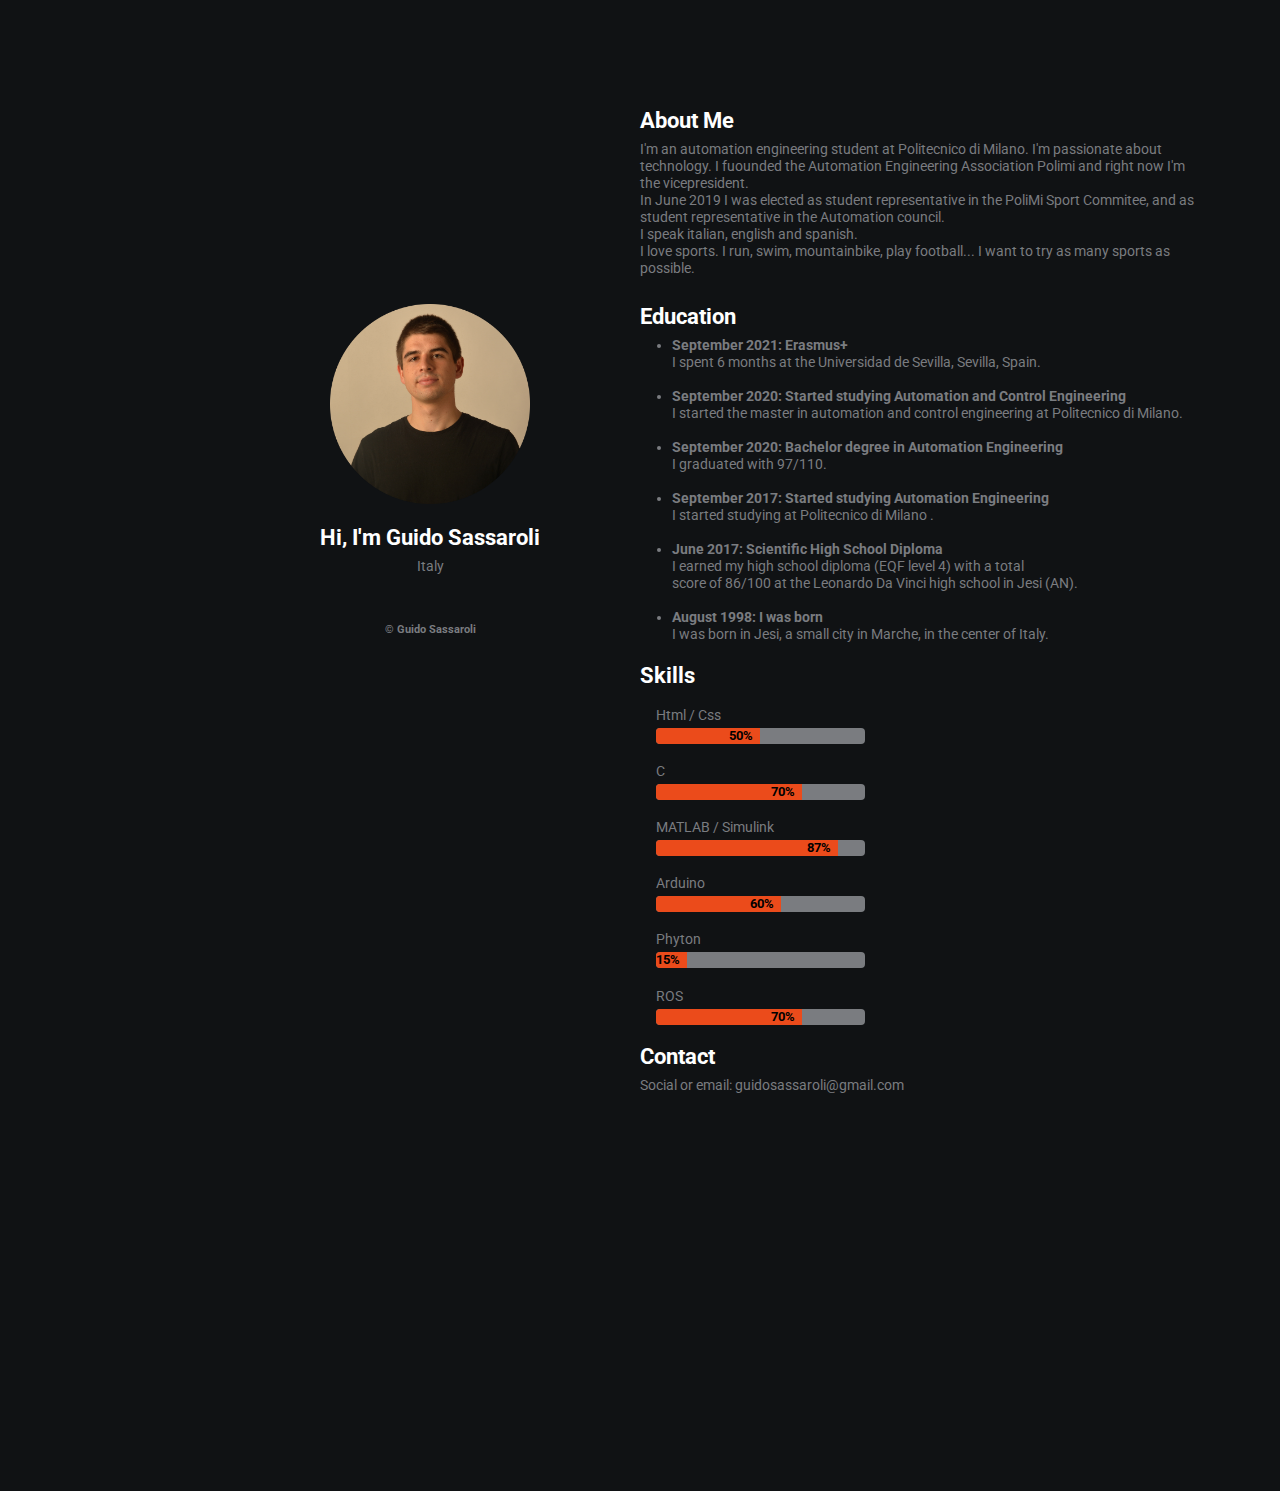
<file: index.html>
<!DOCTYPE html>
<html lang="en, it">

<head>
    <meta charset="UTF-8">
    <meta name="viewport" content="width=device-width, initial-scale=1.0">
    <meta http-equiv="X-UA-Compatible" content="ie=edge">
    <link rel="stylesheet" href="https://use.fontawesome.com/releases/v5.4.1/css/all.css"
        integrity="sha384-5sAR7xN1Nv6T6+dT2mhtzEpVJvfS3NScPQTrOxhwjIuvcA67KV2R5Jz6kr4abQsz" crossorigin="anonymous"> 

    <link rel="stylesheet" href="style.css">
    <title>Guido Sassaroli</title>
</head>

<body>
    <div class="grid-2">
        <div class="section-1">

            <img src="Images/guido.png" width="250" height="250" />
            <h2>Hi, I'm Guido Sassaroli </h1>
            
            <p>Italy</p>
            <a href="https://www.facebook.com/guido.sassaroli/" target="_blank"><i class="fab fa-facebook" aria-hidden="true"></i></a>
            <a href="https://www.linkedin.com/in/guido-sassaroli-778548169/" target="_blank"><i class="fab fa-linkedin" aria-hidden="true"></i></a>
            <a href="https://twitter.com/GuidoSassaroli" target="_blank"><i class="fab fa-twitter" aria-hidden="true"></i></a>
            <a href="https://www.instagram.com/guidosassaroli/?hl=it " target="_blank"><i class="fab fa-instagram" aria-hidden="true"></i></a>
            <br/>
    
            <h5>&copy Guido Sassaroli</h5>

        </div>
        <div class="section-2">
            <h2>About Me</h2>
            
            <p>I'm an automation engineering student at Politecnico di Milano. I'm passionate about technology. I fuounded the Automation Engineering Association 
                Polimi and right now I'm the vicepresident. <br>
               In June 2019 I was elected as student representative in the PoliMi Sport Commitee, and as student representative in the Automation council. <br>
               I speak italian, english and spanish. <br>
                I love sports. I run, swim, mountainbike, play football... I want to try as many sports as possible.  <br> 
               
            </p>
    
            <h2>Education</h2>

            <ul>
                <li><b>September 2021: Erasmus+</b></li>
                I spent 6 months at the Universidad de Sevilla, Sevilla, Spain. 
                
                <br/>
                <br/> 
                
                <li><b>September 2020: Started studying Automation and Control Engineering</b></li>
                I started the master in automation and control engineering at Politecnico di Milano. 
                
                <br/>
                <br/>   

                <li><b>September 2020: Bachelor degree in Automation Engineering</b></li>
                I graduated with 97/110. 
                
                <br/>
                <br/>   
                             
                <li><b>September 2017: Started studying Automation Engineering</b></li>
                I started studying at Politecnico di Milano . 
                
                <br/>
                <br/>   

                <li><b>June 2017: Scientific High School Diploma</b></li>
                I earned my high school diploma (EQF level 4) with a total  <br/>
                score of 86/100 at the Leonardo Da Vinci high school in Jesi (AN).

                <br/>
                <br/>

                <li><b>August 1998: I was born</b></li>
                I was born in Jesi, a small city in Marche, in the center of Italy. 

           
            </ul>

            <!--START my skills-->

            <h2>Skills</h2>

            <div class="my-skills">
                <div class="container">
                    <div class="progress fl-left">
                        <div class="technique">
                            <h4>Html / Css</h4>
                            <div><span style='width:50%'>50%&ensp;</span></div>
                        </div>
                        <div class="technique">
                            <h4>C</h4>
                            <div><span style='width:70%'>70%&ensp;</span></div>
                        </div>
                        <div class="technique">
                            <h4>MATLAB / Simulink</h4>
                            <div><span style='width:87%'>87%&ensp;</span></div>
                        </div>
                        <div class="technique">
                            <h4>Arduino</h4>
                            <div><span style='width:60%'>60%&ensp;</span></div>
                        </div>
                        <div class="technique">
                            <h4>Phyton</h4>
                            <div><span style='width:15%'>15%&ensp;</span></div>
                        </div>
                        <div class="technique">
                            <h4>ROS</h4>
                            <div><span style='width:70%'>70%&ensp;</span></div>
                        </div>
                    </div>
                </div>
            </div>       

            <!--END my skills-->

            <h2>Contact</h2>
            <p>Social or email: guidosassaroli@gmail.com </p>

        </div>
    </div>
    
    <br />
    <br />
    <br />
    <br />
    <br />
</body>

</html>
</file>
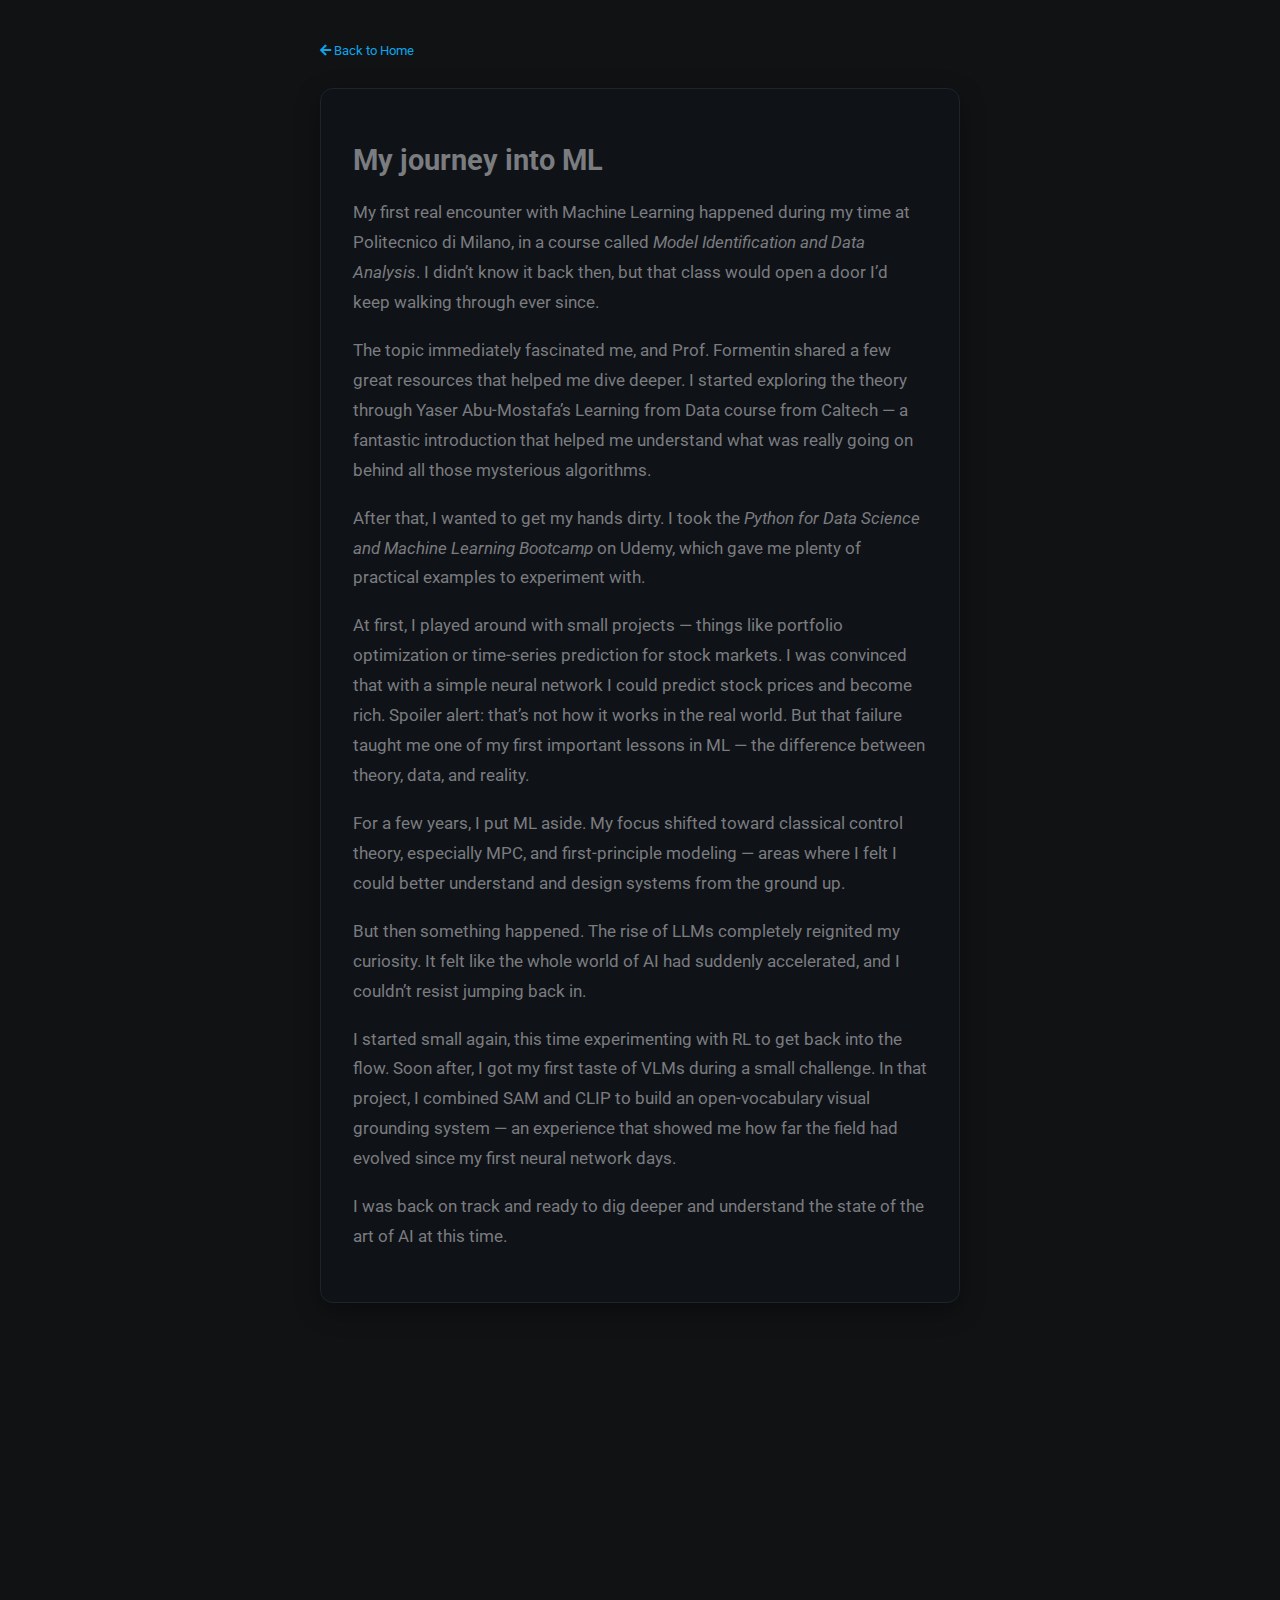
<file: blog.html>
<!DOCTYPE html>
<html lang="en">
<head>
  <meta charset="UTF-8" />
  <meta name="viewport" content="width=device-width, initial-scale=1" />
  <title>Blog · Guido Sassaroli</title>
  <link href="https://fonts.googleapis.com/css2?family=Inter:wght@300;400;500;600;700&display=swap" rel="stylesheet">
  <link rel="stylesheet" href="https://use.fontawesome.com/releases/v5.4.1/css/all.css">
  <link rel="stylesheet" href="style.css">
  <style>
    body {
      transition: background .3s ease, color .3s ease;
    }
    main { 
      width: min(800px, 92%); 
      margin: 3rem auto; 
      line-height: 1.8; 
      font-size: 1.1rem;
    }
    article { 
      background: var(--card, #0f1216); 
      border: 1px solid var(--border, #1f242b); 
      padding: 2.5rem; 
      border-radius: 16px; 
      box-shadow: var(--shadow, 0 10px 30px rgba(0,0,0,.35)); 
      font-size: 1.3rem;
    }
    article h1 { 
      font-size: 2.3rem; 
      margin-bottom: 1.5rem; 
      line-height: 1.3; 
    }
    article p { 
      margin-bottom: 1.4rem; 
      font-weight: 400; 
    }
    a.back { 
      display:inline-block; 
      margin-bottom:2rem; 
      color: var(--brand,#0ea5e9); 
      text-decoration:none; 
      font-size: 1rem;
    }
    a.back:hover { text-decoration:underline; }
  </style>
</head>
<body>
  <main>
    <a href="index.html" class="back"><i class="fas fa-arrow-left"></i> Back to Home</a>

    <article>
      <h1>My journey into ML</h1>
      <p>My first real encounter with Machine Learning happened during my time at Politecnico di Milano, in a course called <em>Model Identification and Data Analysis</em>. I didn’t know it back then, but that class would open a door I’d keep walking through ever since.</p>
      <p>The topic immediately fascinated me, and Prof. Formentin shared a few great resources that helped me dive deeper. I started exploring the theory through Yaser Abu-Mostafa’s <a href="https://work.caltech.edu/lecture.html" target="_blank" rel="noopener">Learning from Data</a> course from Caltech — a fantastic introduction that helped me understand what was really going on behind all those mysterious algorithms.</p>
      <p>After that, I wanted to get my hands dirty. I took the <em>Python for Data Science and Machine Learning Bootcamp</em> on Udemy, which gave me plenty of practical examples to experiment with.</p>
      <p>At first, I played around with small projects — things like portfolio optimization or time-series prediction for stock markets. I was convinced that with a simple neural network I could predict stock prices and become rich. Spoiler alert: that’s not how it works in the real world. But that failure taught me one of my first important lessons in ML — the difference between theory, data, and reality.</p>
      <p>For a few years, I put ML aside. My focus shifted toward classical control theory, especially MPC, and first-principle modeling — areas where I felt I could better understand and design systems from the ground up.</p>
      <p>But then something happened. The rise of LLMs completely reignited my curiosity. It felt like the whole world of AI had suddenly accelerated, and I couldn’t resist jumping back in.</p>
      <p>I started small again, this time experimenting with RL to get back into the flow. Soon after, I got my first taste of VLMs during a small challenge. In that project, I combined SAM and CLIP to build an open-vocabulary visual grounding system — an experience that showed me how far the field had evolved since my first neural network days.</p>
      <p>I was back on track and ready to dig deeper and understand the state of the art of AI at this time.</p>
    </article>
  </main>

  <script>
    // Load saved theme from localStorage (same behavior as index.html)
    const root = document.documentElement;
    const savedTheme = localStorage.getItem('theme');
    if (savedTheme === 'light') root.classList.add('light');
  </script>
</body>
</html>
</file>
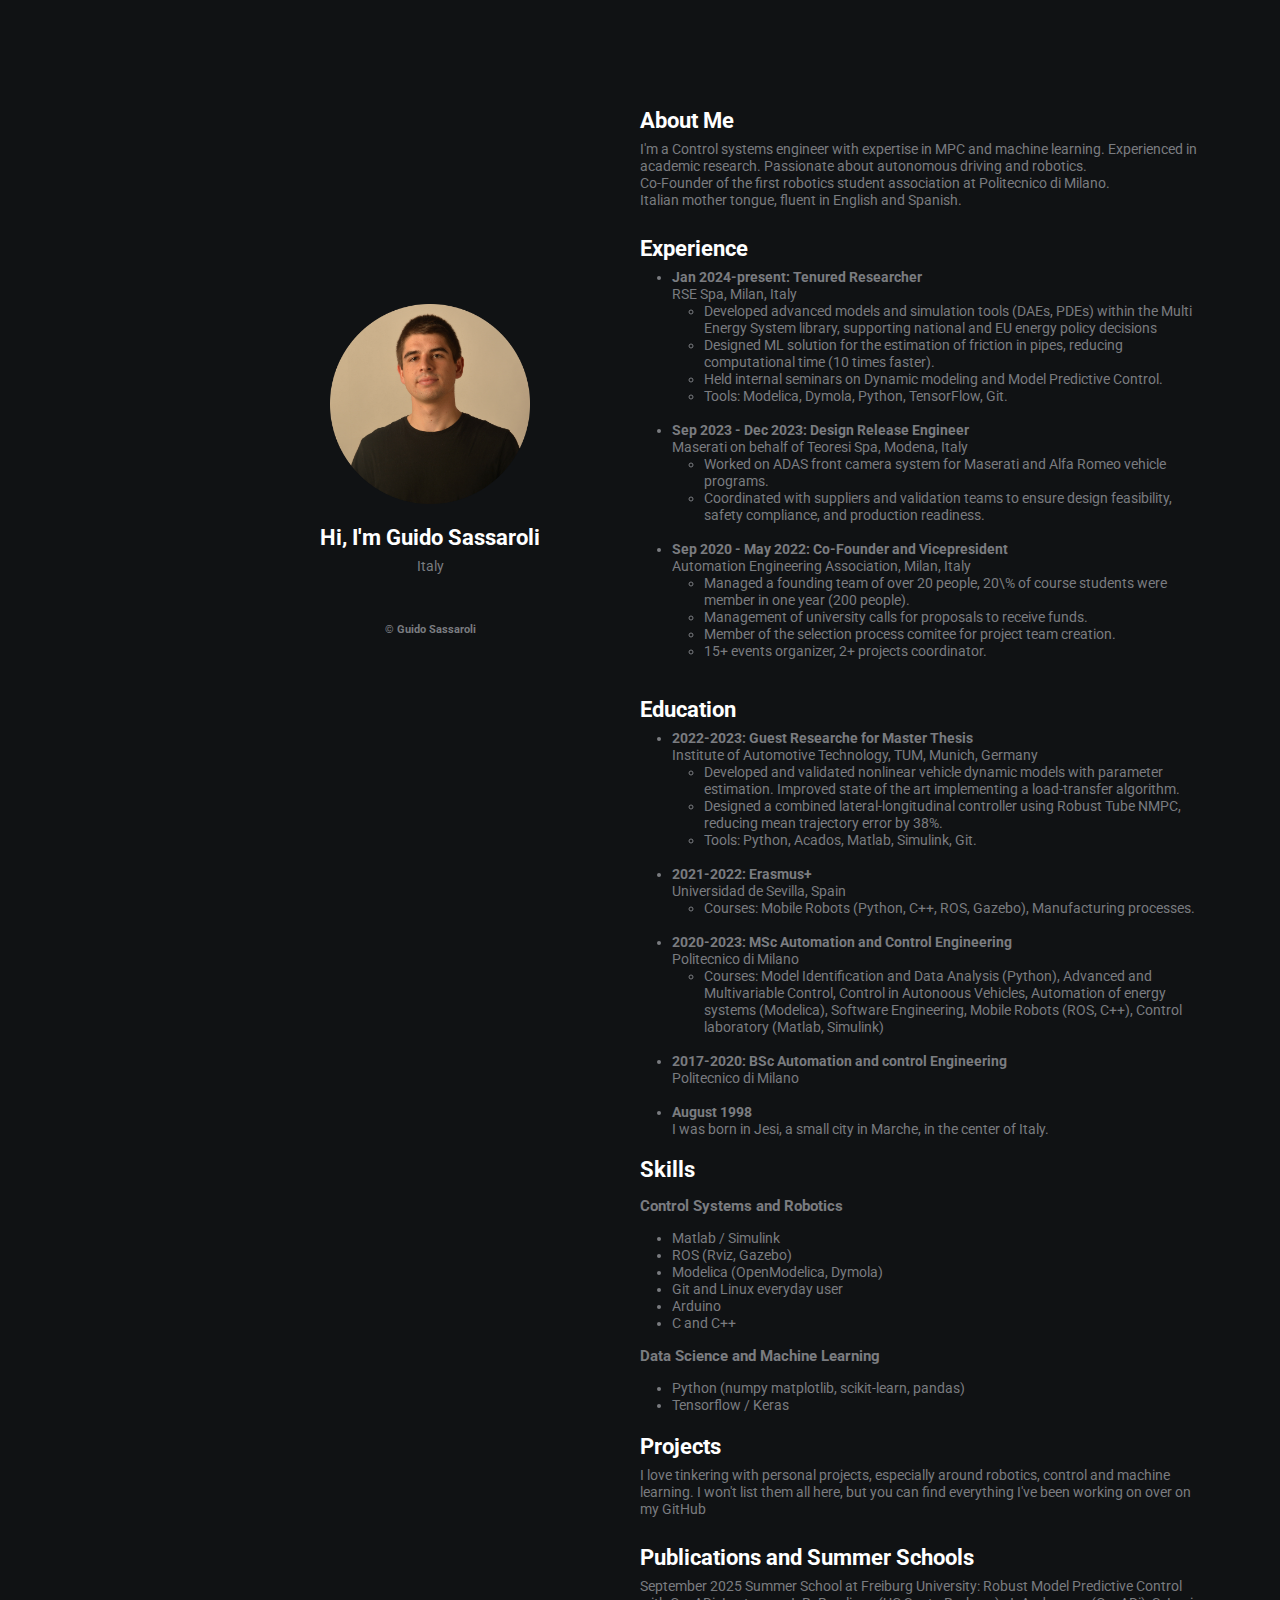
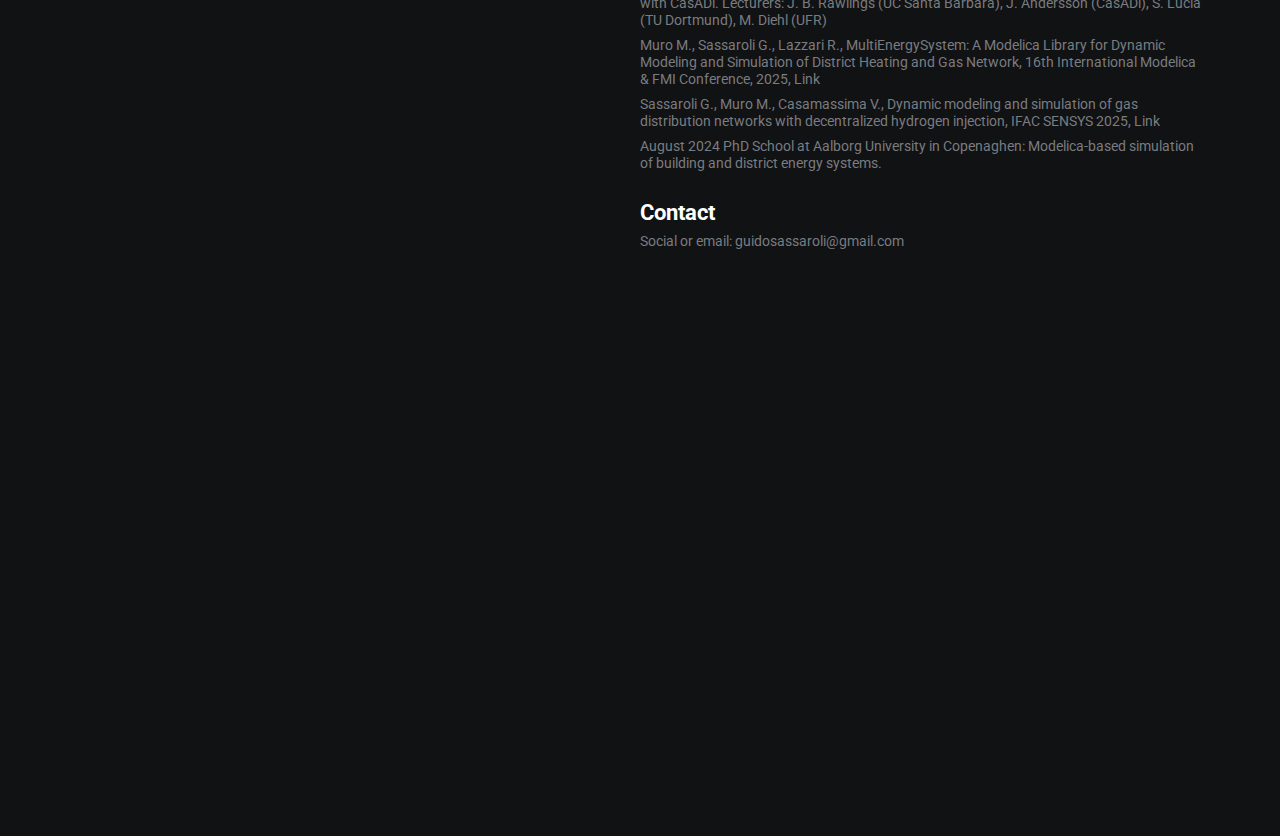
<file: old.html>
<!DOCTYPE html>
<html lang="en, it">

<head>
    <meta charset="UTF-8">
    <meta name="viewport" content="width=device-width, initial-scale=1.0">
    <meta http-equiv="X-UA-Compatible" content="ie=edge">
    <link rel="stylesheet" href="https://use.fontawesome.com/releases/v5.4.1/css/all.css"
        integrity="sha384-5sAR7xN1Nv6T6+dT2mhtzEpVJvfS3NScPQTrOxhwjIuvcA67KV2R5Jz6kr4abQsz" crossorigin="anonymous"> 

    <link rel="stylesheet" href="style.css">
    <title>Guido Sassaroli</title>
</head>

<body>
    <div class="grid-2">
        <div class="section-1">

            <img src="Images/guido.png" width="250" height="250" />
            <h2>Hi, I'm Guido Sassaroli </h1>
            
            <p>Italy</p>
            <a href="https://www.linkedin.com/in/guido-sassaroli-778548169/" target="_blank"><i class="fab fa-linkedin" aria-hidden="true"></i></a>
            <a href="https://github.com/guidosassaroli" target="_blank"><i class="fab fa-github" aria-hidden="true"></i></a>
            <br/>
    
            <h5>&copy Guido Sassaroli</h5>

        </div>
        <div class="section-2">
            <h2>About Me</h2>
            
            <p>I'm a Control systems engineer with expertise in MPC and machine learning. Experienced in
            academic research. Passionate about autonomous driving and robotics.
            <br> Co-Founder of the first robotics student association at Politecnico di Milano. 
            <br> Italian mother tongue, fluent in English and Spanish.
            <br> 
               
            </p>

            <h2>Experience</h2>

            <ul>
                <li><b>Jan 2024-present: Tenured Researcher</b></li>
                RSE Spa, Milan, Italy
                <ul>
                    <li>Developed advanced models and simulation tools (DAEs, PDEs) within the <a href="https://github.com/RSE-TGM/multienergysystem">Multi Energy System library</a>,
                    supporting national and EU energy policy decisions</li>
                    <li>Designed ML solution for the estimation of friction in pipes, reducing computational time (10 times faster).</li>
                    <li>Held internal seminars on Dynamic modeling and Model Predictive Control.</li>
                    <li>Tools: Modelica, Dymola, Python, TensorFlow, Git.</li>
                </ul>
                
                <br/> 


                <li><b>Sep 2023 - Dec 2023: Design Release Engineer</b></li>
                Maserati on behalf of Teoresi Spa, Modena, Italy
                <ul>
                    <li>Worked on ADAS front camera system for Maserati and Alfa Romeo vehicle programs.</li>
                    <li>Coordinated with suppliers and validation teams to ensure design feasibility, safety compliance, and production readiness.</li>
                </ul>

                <br/> 

                <li><b>Sep 2020 - May 2022: Co-Founder and Vicepresident</b></li>
                <a href="https://www.aeapolimi.it/">Automation Engineering Association</a>, Milan, Italy
                <ul>
                    <li>Managed a founding team of over 20 people, 20\% of course students were member in one year (200 people).</li>
                    <li>Management of university calls for proposals to receive funds.</li>
                    <li>Member of the selection process comitee for project team creation.</li>
                    <li>15+ events organizer, 2+ projects coordinator.</li>
                </ul>

                <br/> 
                
           
            </ul>
    
            <h2>Education</h2>

            <ul>
                <li><b>2022-2023: Guest Researche for Master Thesis</b></li>
                Institute of Automotive Technology, TUM, Munich, Germany
                <ul>
                    <li>Developed and validated nonlinear vehicle dynamic models with parameter estimation. Improved state of the art implementing a load-transfer algorithm.</li>
                    <li>Designed a combined lateral-longitudinal controller using Robust Tube NMPC, reducing mean trajectory error by 38%.</li>
                    <li>Tools: Python, Acados, Matlab, Simulink, Git.</li>
                </ul> 
                
                <br/> 

                <li><b>2021-2022: Erasmus+</b></li>
                Universidad de Sevilla, Spain 
                <ul>
                    <li>Courses: Mobile Robots (Python, C++, ROS, Gazebo), Manufacturing processes.</li>
                </ul> 

                <br/> 
                
                <li><b>2020-2023: MSc Automation and Control Engineering</b></li>
                Politecnico di Milano
                <ul>
                    <li>Courses: Model Identification and Data Analysis (Python), Advanced and Multivariable Control, 
                        Control in Autonoous Vehicles, Automation of energy systems (Modelica), 
                        Software Engineering, Mobile Robots (ROS, C++), Control laboratory (Matlab, Simulink)
                    </li>
                </ul> 
                                
                <br/>   
                             
                <li><b>2017-2020: BSc Automation and control Engineering</b></li>
                Politecnico di Milano 
                

                <br/>
                <br/>

                <li><b>August 1998</b></li>
                I was born in Jesi, a small city in Marche, in the center of Italy. 

           
            </ul>

            <!--START my skills-->

            <h2>Skills</h2>

            <h3>Control Systems and Robotics</h3>
            <ul>
                <li>Matlab / Simulink</li>
                <li>ROS (Rviz, Gazebo)</li>
                <li>Modelica (OpenModelica, Dymola)</li>
                <li>Git and Linux everyday user</li>
                <li>Arduino</li>
                <li>C and C++</li>
            </ul>
            
            <h3>Data Science and Machine Learning</h3>
            <ul>
                <li>Python (numpy matplotlib, scikit-learn, pandas)</li>
                <li>Tensorflow / Keras</li>
            </ul>

            <!-- <h2>Skills</h2>

            <div class="my-skills">
                <div class="container">
                    <div class="progress fl-left">
                        <div class="technique">
                            <h4>Python (matplotlib, scikit-learn, pandas)</h4>
                            <div><span style='width:80%'>80%&ensp;</span></div>
                        </div>
                        <div class="technique">
                            <h4>CasADi / acados</h4>
                            <div><span style='width:60%'>60%&ensp;</span></div>
                        </div>
                        <div class="technique">
                            <h4>Tensorflow / keras</h4>
                            <div><span style='width:60%'>50%&ensp;</span></div>
                        </div>
                        <div class="technique">
                            <h4>MATLAB / Simulink</h4>
                            <div><span style='width:80%'>80%&ensp;</span></div>
                        </div>
                        <div class="technique">
                            <h4>Modelica / Dymola</h4>
                            <div><span style='width:70%'>80%&ensp;</span></div>
                        </div>
                        <div class="technique">
                            <h4>ROS (C++, Gazebo, Rviz)</h4>
                            <div><span style='width:40%'>40%&ensp;</span></div>
                        </div>
                    </div>
                </div>
            </div>        -->


            <!--START Projects -->
            <h2>Projects</h2>
            <p>I love tinkering with personal projects, especially around robotics, control and machine learning. I won't list them all here, but you can find everything I've been working on over on my <a href="https://github.com/guidosassaroli">GitHub</a></p>


            <!--START Publications -->

            <h2>Publications and Summer Schools</h2>
            <p>September 2025 Summer School at Freiburg University: Robust Model Predictive Control with CasADi. Lecturers: J. B. Rawlings (UC Santa Barbara), J. Andersson (CasADi), S. Lucia (TU Dortmund), M. Diehl (UFR)</p>
            <p>Muro M., Sassaroli G., Lazzari R., MultiEnergySystem: A Modelica Library for Dynamic Modeling and Simulation of District Heating and Gas Network, 16th International Modelica & FMI Conference, 2025, <a href="https://www.researchgate.net/publication/395712099_MultiEnergySystem_A_Modelica_Library_for_Dynamic_Modeling_and_Simulation_of_District_Heating_and_Gas_Networks">Link</a></p>
            <p>Sassaroli G., Muro M., Casamassima V., Dynamic modeling and simulation of gas distribution networks with decentralized hydrogen injection, IFAC SENSYS 2025, <a href="https://doi.org/10.1016/j.ifacol.2025.08.136">Link</a></p>
            <p>August 2024 PhD School at Aalborg University in Copenaghen: Modelica-based simulation of building and district energy systems.</p>


            <h2>Contact</h2>
            <p>Social or email: guidosassaroli@gmail.com </p>

        </div>
    </div>
    
    <br />
    <br />
    <br />
    <br />
    <br />
</body>

</html>
</file>
<file: style.css>
/* general */
@import url('https://fonts.googleapis.com/css?family=Roboto');

.grid-2 {
    display: grid;
    grid-template-columns: repeat(2, 1fr);
}

html {
    zoom: 80%;
}


body {
    margin: 20px;
    padding: 0;
    font-family: 'Roboto', sans-serif;
    background-color: #101214;
    color: #7A7C80;

}

h2,
.white {
    color: #fff;
}

a {
    color: #7A7C80;
    text-decoration: none;
}

/* section left 1 */
.section-1 {
    padding-top: 40vh;
    padding-left: 20vw;
    text-align: center;
}

.section-1 p {
    font-size: 1.1rem;
    padding-bottom: 10px;
    margin: 0;
}

.section-1 h2 {
    font-size: 1.7rem;
    margin-bottom: 10px;
}

.section-1 a {
    font-size: 1.5rem;
    padding: 10px;
} 

/* section right 2 */
.section-2 {
    padding-top: 10vh;
    width: 90%; /*text depth*/
}

.section-2 h2 {
    font-size: 28px;
    margin-bottom: 10px;
}



.section-2 p {
    font-size: 18px;
    padding-bottom: 10px;
    margin: 0;
}

.section-2 ul{
    font-size: 18px; 
    margin: 0; 
}
/*
.section-2 a {
    display: block;
    padding: 5px;
    font-size: 1.2rem;
    padding-left: 0;
    width: 100px;
} */

/*my skills rates*/

.section-2 h4{
    font-size: 18px;
    margin-bottom: 5px;
    margin-left: 20px;
    font-weight: 400;
}

.my-skills .progress {width:40%}

.my-skills .progress .technique div {
    height:20px;
    background-color:#7A7C80;
    border-radius: 5px;
    margin-left: 20px;
}

.my-skills .progress .technique div span {
    background-color:#eb4b1b;
    display:block;
    text-align:right;
    height:20px;
    color:#000;
    font-weight:bold;
    line-height:20px;
    border-radius: 5px 0 0 5px;
    
}


/* animations */
.section-2 a:hover {
    font-size: 1.3rem;
    color: #fff;
    cursor: pointer;
    transition: 0.2s;
}

.section-1 a:hover {
    color: #fff;
    cursor: pointer;
    transition: 0.3s;
}

.white:hover {
    position: relative;
    padding-left: 10px;
}

/* media */
@media(max-width:780px) {
    .grid-2 {
        grid-template-columns: 1fr;
    }

    .section-1 {
        padding: 0;
        padding-top: 5rem;
    }

    .section-2 {
        padding: 0;
        padding-left: 1.5rem;
        padding-top: 2rem;
    }
}
</file>
